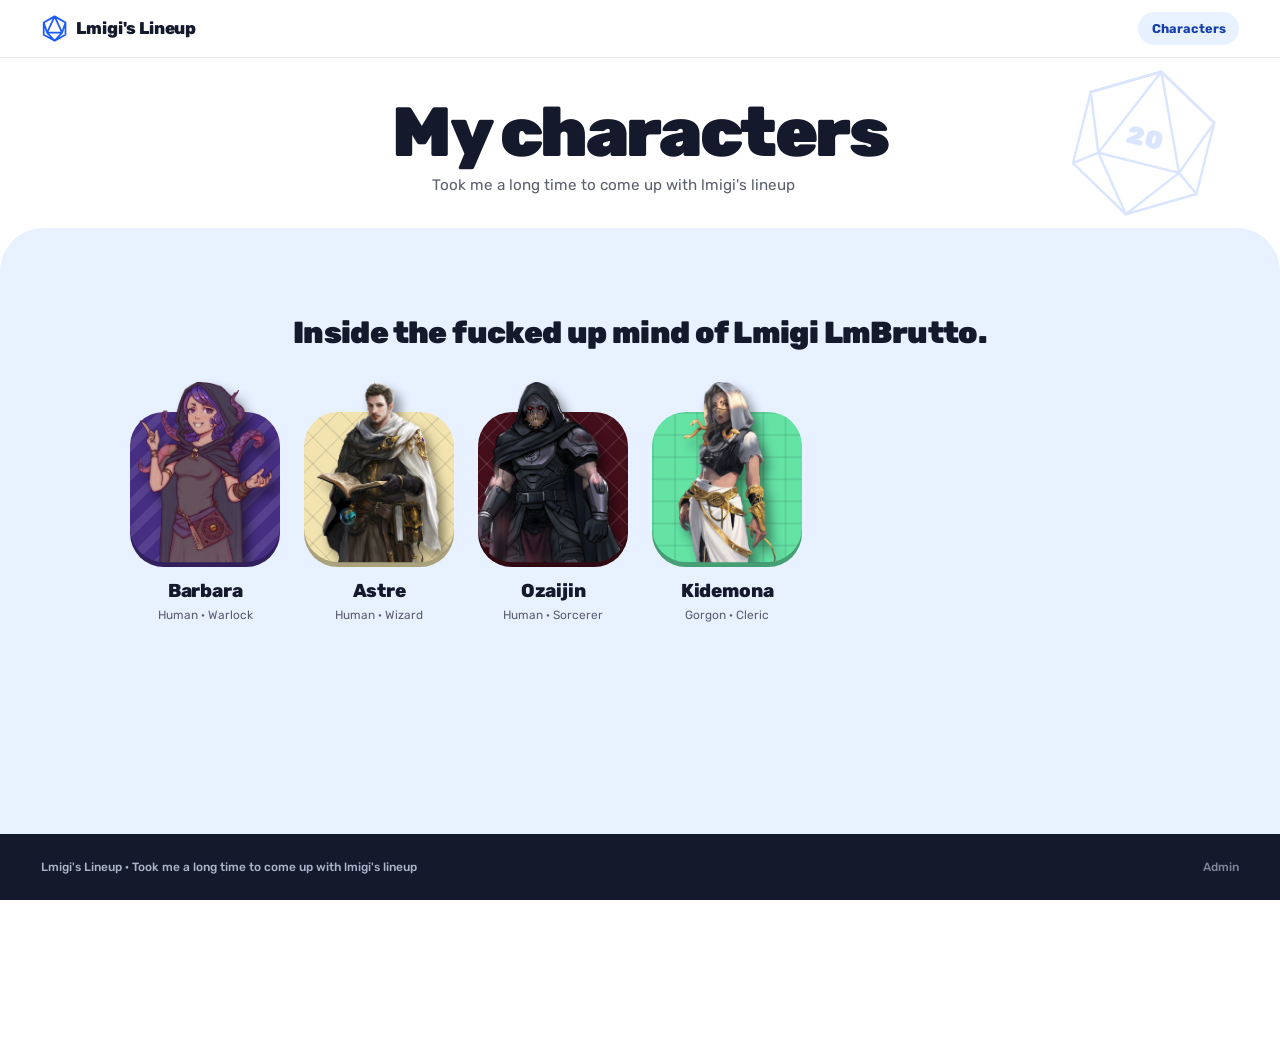
<file: index.html>
<!doctype html>
<html lang="en">
<head>
  <meta charset="utf-8">
  <meta name="viewport" content="width=device-width, initial-scale=1">
  <title>Characters</title>
  <meta name="description" content="Meet the characters of our D&D campaign.">
  <link rel="preconnect" href="https://fonts.googleapis.com">
  <link rel="preconnect" href="https://fonts.gstatic.com" crossorigin>
  <link id="font-link" href="https://fonts.googleapis.com/css2?family=Rubik:ital,wght@0,400;0,500;0,700;0,800;0,900;1,400&display=swap" rel="stylesheet">
  <link rel="stylesheet" href="css/style.css?v=202611172204">
</head>
<body>
  <header class="topbar">
    <a href="#" class="logo" id="logo">
      <svg class="logo-die" viewBox="0 0 40 40" aria-hidden="true"><path d="M20 2 36 11v18L20 38 4 29V11Z M20 2 9 26h22Z M4 11l5 15M36 11l-5 15M9 26l11 12 11-12" fill="none" stroke="currentColor" stroke-width="2.6" stroke-linejoin="round"/></svg>
      <span id="logo-text"></span>
    </a>
    <nav class="topnav">
      <a href="#" class="is-active">Characters</a>
    </nav>
  </header>

  <main>
    <!-- Hero -->
    <section class="hero" id="hero">
      <div class="hero-inner">
        <h1 class="hero-title" id="hero-title">Characters</h1>
        <p class="hero-intro" id="intro"></p>
        <a class="btn" href="#browse" id="browse-btn">Browse characters</a>
      </div>
      <svg class="hero-art" viewBox="0 0 400 400" aria-hidden="true">
        <g fill="none" stroke="currentColor" stroke-width="6" stroke-linejoin="round" stroke-linecap="round">
          <path d="M200 20 356 110v180L200 380 44 290V110Z"/>
          <path d="M200 20 98 250h204Z"/>
          <path d="M44 110l54 140M356 110l-54 140M98 250l102 130 102-130M44 290l54-40M356 290l-54-40"/>
          <path d="M200 20 44 110M200 20l156 90"/>
        </g>
        <text x="200" y="208" text-anchor="middle" font-family="Rubik, sans-serif" font-weight="900" font-size="62" fill="currentColor">20</text>
      </svg>
    </section>

    <!-- Character browser -->
    <section class="browse" id="browse" aria-labelledby="browse-heading">
      <h2 class="browse-heading" id="browse-heading">Meet the party</h2>
      <nav class="folder-tabs" id="folder-tabs" aria-label="Folders" hidden></nav>
      <div id="card-groups"></div>
    </section>
  </main>

  <footer class="footer">
    <span id="footer-title"></span>
    <a href="admin.html">Admin</a>
  </footer>

  <!-- Character detail (opens over the page) -->
  <div class="detail" id="detail" role="dialog" aria-modal="true" aria-labelledby="d-name" hidden>
    <div class="detail-bg" id="detail-bg" aria-hidden="true">
      <div class="detail-scene" id="detail-scene"></div>
      <div class="detail-word" id="detail-word"></div>
    </div>
    <button class="round-btn close-btn" id="close-btn" aria-label="Close">
      <svg viewBox="0 0 24 24" aria-hidden="true"><path d="M6 6l12 12M18 6 6 18" stroke="currentColor" stroke-width="3" stroke-linecap="round"/></svg>
    </button>
    <div class="detail-scroll" id="detail-scroll">
      <div class="detail-grid">
        <div class="detail-text" id="detail-text"></div>
        <div class="detail-figure"><div class="figure-holder" id="figure"></div></div>
      </div>
    </div>
    <nav class="detail-nav" aria-label="Other characters">
      <a class="nav-arrow prev" id="prev"><span class="round-btn"><svg viewBox="0 0 24 24" aria-hidden="true"><path d="M15 5l-7 7 7 7" fill="none" stroke="currentColor" stroke-width="3" stroke-linecap="round" stroke-linejoin="round"/></svg></span><span class="nav-label"><small>Previous</small><b></b></span></a>
      <a class="nav-arrow next" id="next"><span class="nav-label"><small>Next</small><b></b></span><span class="round-btn"><svg viewBox="0 0 24 24" aria-hidden="true"><path d="M9 5l7 7-7 7" fill="none" stroke="currentColor" stroke-width="3" stroke-linecap="round" stroke-linejoin="round"/></svg></span></a>
    </nav>
  </div>

  <script src="js/shared.js?v=202611172204"></script>
  <script src="js/app.js?v=202611172204"></script>
</body>
</html>
</file>
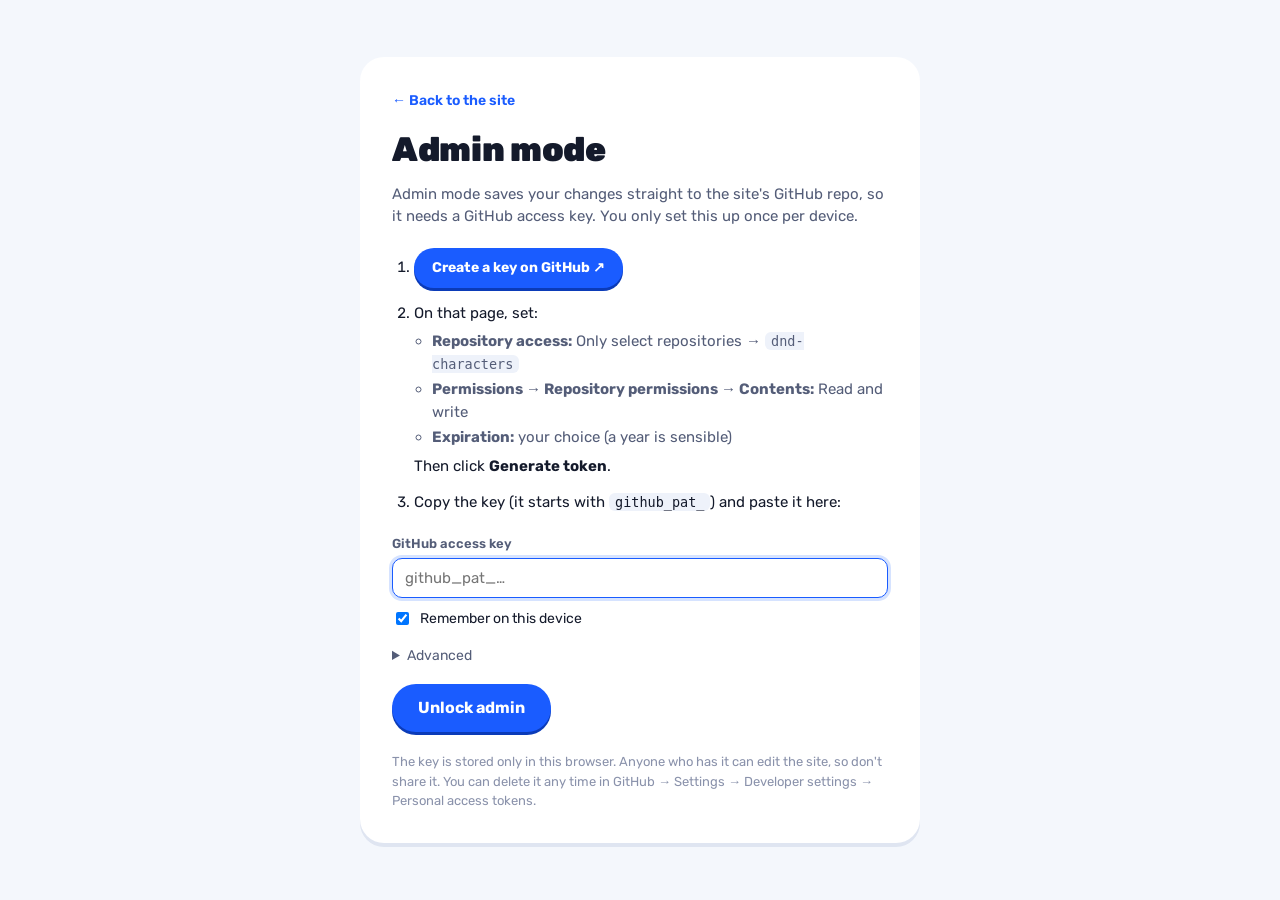
<file: admin.html>
<!doctype html>
<html lang="en">
<head>
  <meta charset="utf-8">
  <meta name="viewport" content="width=device-width, initial-scale=1">
  <meta name="robots" content="noindex, nofollow">
  <title>Admin · Characters</title>
  <link rel="preconnect" href="https://fonts.googleapis.com">
  <link rel="preconnect" href="https://fonts.gstatic.com" crossorigin>
  <link href="https://fonts.googleapis.com/css2?family=Rubik:wght@400;500;600;700;800;900&display=swap" rel="stylesheet">
  <link rel="stylesheet" href="css/admin.css?v=202611172204">
</head>
<body>

  <!-- Sign in -->
  <section class="signin" id="signin" hidden>
    <div class="signin-card">
      <a class="back" href="./">← Back to the site</a>
      <h1>Admin mode</h1>
      <p class="lead">Admin mode saves your changes straight to the site's GitHub repo, so it needs a GitHub access key. You only set this up once per device.</p>

      <ol class="steps">
        <li>
          <a class="btn primary" id="token-link" target="_blank" rel="noopener">Create a key on GitHub ↗</a>
        </li>
        <li>On that page, set:
          <ul>
            <li><b>Repository access:</b> Only select repositories → <code id="repo-name-hint">dnd-characters</code></li>
            <li><b>Permissions → Repository permissions → Contents:</b> Read and write</li>
            <li><b>Expiration:</b> your choice (a year is sensible)</li>
          </ul>
          Then click <b>Generate token</b>.
        </li>
        <li>Copy the key (it starts with <code>github_pat_</code>) and paste it here:</li>
      </ol>

      <form id="signin-form" autocomplete="off">
        <label class="field">
          <span>GitHub access key</span>
          <input type="password" id="token-input" placeholder="github_pat_…" spellcheck="false" required>
        </label>
        <label class="check"><input type="checkbox" id="remember" checked> Remember on this device</label>
        <details class="advanced">
          <summary>Advanced</summary>
          <label class="field"><span>Repository</span><input type="text" id="repo-input" spellcheck="false"></label>
        </details>
        <button class="btn primary big" type="submit" id="signin-btn">Unlock admin</button>
        <p class="error" id="signin-error" hidden></p>
      </form>
      <p class="fineprint">The key is stored only in this browser. Anyone who has it can edit the site, so don't share it. You can delete it any time in GitHub → Settings → Developer settings → Personal access tokens.</p>
    </div>
  </section>

  <!-- Loading -->
  <div class="loading" id="loading"><div class="spinner"></div><p>Loading…</p></div>

  <!-- App -->
  <div class="app" id="app" hidden>
    <header class="bar">
      <div class="bar-left">
        <a href="./" class="bar-link" target="_blank" rel="noopener">View site ↗</a>
        <span class="bar-title">Admin</span>
      </div>
      <div class="bar-right">
        <span class="status" id="status"></span>
        <button class="btn ghost" id="btn-discard" hidden>Discard</button>
        <button class="btn ghost only-narrow" id="btn-preview">Preview</button>
        <button class="btn primary" id="btn-publish" disabled>Publish</button>
        <button class="icon-btn" id="btn-signout" title="Sign out of admin on this device" aria-label="Sign out">
          <svg viewBox="0 0 24 24" aria-hidden="true"><path d="M15 4h3a2 2 0 0 1 2 2v12a2 2 0 0 1-2 2h-3M10 17l5-5-5-5M15 12H4" fill="none" stroke="currentColor" stroke-width="2" stroke-linecap="round" stroke-linejoin="round"/></svg>
        </button>
      </div>
    </header>

    <div class="layout">
      <aside class="side">
        <button class="nav-item" data-view="site" id="nav-site">
          <svg viewBox="0 0 24 24" aria-hidden="true"><path d="M12 3a9 9 0 1 0 0 18c1 0 1.5-.8 1.5-1.6 0-.9-.6-1.3-.6-2.1 0-.9.7-1.6 1.6-1.6H17a4 4 0 0 0 4-4C21 6.6 17 3 12 3Z" fill="none" stroke="currentColor" stroke-width="2"/><circle cx="7.5" cy="11" r="1.4" fill="currentColor"/><circle cx="10" cy="7" r="1.4" fill="currentColor"/><circle cx="15" cy="7" r="1.4" fill="currentColor"/></svg>
          Site &amp; style
        </button>
        <button class="nav-item" data-view="arrange" id="nav-arrange">
          <svg viewBox="0 0 24 24" aria-hidden="true"><rect x="3" y="3" width="7" height="7" rx="2" fill="none" stroke="currentColor" stroke-width="2"/><rect x="14" y="3" width="7" height="7" rx="2" fill="none" stroke="currentColor" stroke-width="2"/><rect x="3" y="14" width="7" height="7" rx="2" fill="none" stroke="currentColor" stroke-width="2"/><path d="M14 17.5h7M17.5 14v7" stroke="currentColor" stroke-width="2" stroke-linecap="round"/></svg>
          Arrange characters
        </button>
        <div class="side-head">
          <span>Characters</span>
          <button class="mini-btn" id="btn-new">+ New</button>
        </div>
        <ul class="char-list" id="char-list"></ul>
        <button class="nav-item import" data-view="import" id="nav-import">
          <svg viewBox="0 0 24 24" aria-hidden="true"><path d="M12 3v12M7 10l5 5 5-5M5 21h14" fill="none" stroke="currentColor" stroke-width="2" stroke-linecap="round" stroke-linejoin="round"/></svg>
          Import from D&amp;D Beyond
        </button>
      </aside>

      <main class="editor" id="editor"></main>

      <section class="preview" id="preview-pane">
        <div class="preview-bar">
          <span>Live preview</span>
          <div class="seg" id="device-seg">
            <button data-device="desktop" class="on">Desktop</button>
            <button data-device="phone">Phone</button>
          </div>
          <button class="icon-btn only-narrow" id="btn-preview-close" aria-label="Close preview">✕</button>
        </div>
        <div class="preview-frame" id="preview-frame">
          <iframe id="preview" title="Live preview of the site" src="index.html?preview"></iframe>
        </div>
      </section>
    </div>
  </div>

  <div class="toast" id="toast" role="status" aria-live="polite"></div>

  <script src="js/shared.js?v=202611172204"></script>
  <script src="js/ddb-import.js?v=202611172204"></script>
  <script src="js/admin.js?v=202611172204"></script>
</body>
</html>
</file>
<file: css/style.css>
/* ------------------------------------------------------------
   Characters — stylesheet
   Defaults live here. Admin mode (admin.html) overrides colours,
   fonts, zoom and card style through data/site.json.
   ------------------------------------------------------------ */
:root {
  --brand: #1a5cff;          /* site accent: buttons, header details */
  --brand-dark: #0b3bb8;
  --ink: #141a2b;            /* main text */
  --ink-2: #4b5470;
  --sky: #e8f1ff;            /* browse section background */
  --white: #ffffff;
  --page: #ffffff;           /* page background */
  --card-size: 240px;        /* card width */
  --card-radius: 28px;
  --hero-image: none;
  --browse-image: none;
  --c: #1a5cff;              /* current character colour (set by app.js) */
  --on-c: #ffffff;           /* text colour on top of it (set by app.js) */

  --font: "Rubik", "Arial Rounded MT Bold", "Helvetica Neue", Arial, sans-serif;
  --font-head: var(--font);
  --spring: cubic-bezier(.34, 1.56, .64, 1);
  --ease: cubic-bezier(.22, 1, .36, 1);
  --gutter: clamp(16px, 4vw, 48px);
}

* { box-sizing: border-box; }
html { scroll-behavior: smooth; -webkit-text-size-adjust: 100%; }
body {
  margin: 0; background: var(--page); color: var(--ink);
  font-family: var(--font); font-size: 17px; line-height: 1.55;
  -webkit-font-smoothing: antialiased;
  min-height: calc(100vh / var(--zoom, 1)); display: flex; flex-direction: column;
}
main { flex: 1; display: flex; flex-direction: column; }
main > .browse { flex: 1; }
body.is-locked { overflow: hidden; }
a { color: inherit; text-decoration: none; }
img { display: block; max-width: 100%; }
button { font: inherit; color: inherit; }
[hidden] { display: none !important; }

/* ---------- Top bar ---------- */
.topbar {
  position: sticky; top: 0; z-index: 20;
  display: flex; align-items: center; justify-content: space-between;
  height: 68px; padding: 0 var(--gutter);
  background: var(--page); border-bottom: 1px solid color-mix(in srgb, var(--ink) 10%, transparent);
}
.logo { display: inline-flex; align-items: center; gap: 10px; font-family: var(--font-head); font-weight: 800; font-size: 20px; letter-spacing: -.01em; }
.logo-die { width: 32px; height: 32px; color: var(--brand); transition: transform .6s var(--spring); }
.logo:hover .logo-die { transform: rotate(72deg); }
.topnav { display: flex; gap: 6px; }
.topnav a { font-weight: 700; font-size: 15px; padding: 8px 16px; border-radius: 999px; }
.topnav a.is-active { background: var(--sky); color: var(--brand-dark); }

/* ---------- Hero ---------- */
.hero {
  position: relative; overflow: hidden;
  padding: clamp(48px, 8vw, 104px) var(--gutter) clamp(56px, 8vw, 110px);
  display: flex; align-items: center; justify-content: var(--hero-justify, flex-start);
  background-image: var(--hero-image); background-size: cover; background-position: center;
}
.hero.has-image .hero-art { display: none; }
.hero-inner { position: relative; z-index: 1; max-width: 640px; text-align: var(--hero-align, left); }
.hero-inner .hero-intro { margin-left: var(--hero-intro-ml, 0); margin-right: var(--hero-intro-mr, 0); }
.hero-title {
  margin: 0; font-family: var(--font-head); font-weight: 900; letter-spacing: -.035em; line-height: .9;
  font-size: clamp(64px, 12vw, 148px); color: var(--ink);
  animation: pop-up .8s var(--spring) both;
}
.hero-intro { margin: 22px 0 32px; font-size: clamp(18px, 1.6vw, 21px); color: var(--ink-2); max-width: 520px; animation: pop-up .8s .08s var(--spring) both; }
.btn {
  display: inline-flex; align-items: center; gap: 10px;
  padding: 16px 30px; border-radius: 999px;
  background: var(--brand); color: var(--white); font-weight: 700; font-size: 17px;
  box-shadow: 0 5px 0 var(--brand-dark);
  transition: transform .15s ease, box-shadow .15s ease, background .2s;
  animation: pop-up .8s .16s var(--spring) both;
}
.btn::after { content: ""; width: 9px; height: 9px; border: solid currentColor; border-width: 0 3px 3px 0; transform: rotate(45deg) translate(-2px, -2px); }
.btn:hover { transform: translateY(-2px); box-shadow: 0 7px 0 var(--brand-dark); }
.btn:active { transform: translateY(4px); box-shadow: 0 1px 0 var(--brand-dark); }
.hero-art {
  position: absolute; right: clamp(-120px, -4vw, 0px); top: 50%;
  width: clamp(280px, 38vw, 520px); height: auto; color: color-mix(in srgb, var(--brand) 16%, var(--page));
  transform: translateY(-50%) rotate(14deg);
  animation: die-in 1.1s .1s var(--spring) both;
}
@keyframes die-in { from { opacity: 0; transform: translateY(-50%) rotate(-40deg) scale(.6); } to { opacity: 1; transform: translateY(-50%) rotate(14deg); } }

html[data-hero="compact"] .hero { padding: clamp(28px, 4vw, 52px) var(--gutter) clamp(22px, 3vw, 36px); min-height: 0; }
html[data-hero="compact"] .hero-title { font-size: clamp(40px, 6.4vw, 84px); }
html[data-hero="compact"] .hero-intro { margin: 12px 0 0; font-size: clamp(16px, 1.4vw, 19px); }
html[data-hero="compact"] .hero-intro:empty { display: none; }
html[data-hero="compact"] #browse-btn { display: none; }
html[data-hero="compact"] .hero-art { width: clamp(130px, 15vw, 210px); right: clamp(16px, 5vw, 80px); }
html[data-hero="compact"] .browse { padding-top: var(--browse-pad-top, clamp(36px, 4.5vw, 60px)); }
.browse { padding-top: var(--browse-pad-top, clamp(48px, 7vw, 88px)) !important; }
html[data-hero="compact"] .browse-heading { margin-bottom: clamp(44px, 5vw, 72px); font-size: clamp(24px, 2.8vw, 36px); }

/* ---------- Browse ---------- */
.browse {
  background-color: var(--sky);
  background-image: var(--browse-image); background-size: cover; background-position: center; background-attachment: fixed;
  padding: clamp(48px, 7vw, 88px) var(--gutter) clamp(72px, 9vw, 120px);
  border-radius: clamp(28px, 4vw, 56px) clamp(28px, 4vw, 56px) 0 0;
  scroll-margin-top: 68px;
}
.browse-heading { max-width: var(--grid-max, 1240px); margin: 0 var(--gm-r, auto) clamp(48px, 6vw, 72px) var(--gm-l, auto); font-family: var(--font-head); font-weight: 900; font-size: clamp(32px, 4vw, 48px); letter-spacing: -.02em; text-align: var(--head-align, center); }
.cards {
  list-style: none; margin: 0 var(--gm-r, auto) 0 var(--gm-l, auto); padding: 0; max-width: var(--grid-max, 1240px);
  display: grid; grid-template-columns: repeat(auto-fit, minmax(min(var(--card-size), 42vw), var(--card-size))); justify-content: var(--grid-justify, center);
  gap: var(--gap-y, clamp(56px, 6vw, 80px)) var(--gap-x, clamp(18px, 2.4vw, 32px));
}
.browse-heading:empty { display: none; }

/* folders */
.folder-tabs { display: flex; flex-wrap: wrap; justify-content: var(--grid-justify, center); gap: 10px; margin: 0 var(--gm-r, auto) clamp(56px, 6vw, 76px) var(--gm-l, auto); max-width: var(--grid-max, 1240px); }
.folder-tab {
  display: inline-flex; align-items: center; gap: 8px; height: 44px; padding: 0 20px; border: 0; border-radius: 999px; cursor: pointer;
  background: var(--white); color: var(--ink); font-family: var(--font-head); font-weight: 800; font-size: 16px;
  box-shadow: 0 4px 0 color-mix(in srgb, var(--ink) 12%, transparent);
  transition: transform .3s var(--spring), background .2s, color .2s, box-shadow .2s;
}
.folder-tab small { font-family: var(--font); font-weight: 700; font-size: 12px; min-width: 22px; padding: 2px 7px; border-radius: 999px; background: color-mix(in srgb, var(--ink) 8%, transparent); }
.folder-tab:hover { transform: translateY(-2px); }
.folder-tab.on { background: var(--brand); color: #fff; box-shadow: 0 4px 0 var(--brand-dark); }
.folder-tab.on small { background: rgba(255,255,255,.22); }
.folder-section + .folder-section { margin-top: clamp(64px, 7vw, 96px); }
.folder-title { max-width: var(--grid-max, 1240px); margin: 0 var(--gm-r, auto) clamp(56px, 6vw, 72px) var(--gm-l, auto); text-align: var(--head-align, center); font-family: var(--font-head); font-weight: 900; font-size: clamp(24px, 2.6vw, 34px); letter-spacing: -.015em; }
.folder-title small { display: block; font-family: var(--font); font-weight: 600; font-size: 14px; letter-spacing: 0; color: var(--ink-2); margin-top: 2px; }
.empty-folder { text-align: center; color: var(--ink-2); padding: 40px 0; }

.cards > li { animation: pop-up .7s var(--spring) both; animation-delay: calc(var(--i) * 70ms + 150ms); }
/* how cards appear on the home page — admin: Site & style → Animations */
html[data-card-enter="fade"]  .cards > li { animation-name: fade-in; animation-duration: .8s; animation-timing-function: ease; }
html[data-card-enter="drop"]  .cards > li { animation-name: card-drop; animation-duration: .8s; }
html[data-card-enter="slide"] .cards > li { animation-name: card-slide; animation-duration: .7s; }
html[data-card-enter="zoom"]  .cards > li { animation-name: card-zoom; animation-duration: .6s; }
html[data-card-enter="flip"]  .cards > li { animation-name: enter-flip; animation-duration: .8s; animation-timing-function: var(--ease); }
html[data-card-enter="none"]  .cards > li { animation: none; }
@keyframes card-drop  { from { opacity: 0; transform: translateY(-60px) rotate(-3deg); } to { opacity: 1; transform: none; } }
@keyframes card-slide { from { opacity: 0; transform: translateX(-50px); } to { opacity: 1; transform: none; } }
@keyframes card-zoom  { from { opacity: 0; transform: scale(.5); } to { opacity: 1; transform: none; } }

.card { display: block; text-align: center; outline: none; }
.card-box {
  position: relative; display: block; aspect-ratio: 1 / 1;
  border-radius: var(--card-radius); background: var(--c);
  box-shadow: 0 6px 0 color-mix(in srgb, var(--c) 70%, #000);
  transition: transform .4s var(--spring), box-shadow .4s var(--spring);
}
/* ---------- Patterns (on cards and character pages) ----------
   Each element with data-pattern defines --pat / --pat-size using its own --on-c colour. */
.card[data-pattern], .detail[data-pattern] { --pk: color-mix(in srgb, var(--on-c) 16%, transparent); --pk2: color-mix(in srgb, var(--on-c) 9%, transparent); }
[data-pattern="dots"]     { --pat: radial-gradient(var(--pk) 2.2px, transparent 2.6px); --pat-size: 22px 22px; }
[data-pattern="grid"]     { --pat: linear-gradient(var(--pk2) 2px, transparent 2px), linear-gradient(90deg, var(--pk2) 2px, transparent 2px); --pat-size: 26px 26px; }
[data-pattern="stripes"]  { --pat: repeating-linear-gradient(-45deg, var(--pk2) 0 10px, transparent 10px 24px); }
[data-pattern="diamonds"] { --pat: repeating-linear-gradient(45deg, var(--pk2) 0 2px, transparent 2px 22px), repeating-linear-gradient(-45deg, var(--pk2) 0 2px, transparent 2px 22px); }
[data-pattern="checks"]   { --pat: repeating-conic-gradient(var(--pk2) 0 25%, transparent 0 50%); --pat-size: 34px 34px; }
[data-pattern="sparkles"] {
  --pat: radial-gradient(circle at 18% 22%, var(--pk) 1.6px, transparent 2.6px), radial-gradient(circle at 72% 12%, var(--pk) 1px, transparent 2px),
         radial-gradient(circle at 46% 64%, var(--pk) 2.2px, transparent 3.2px), radial-gradient(circle at 86% 58%, var(--pk) 1.2px, transparent 2.2px),
         radial-gradient(circle at 12% 84%, var(--pk) 1px, transparent 2px), radial-gradient(circle at 62% 90%, var(--pk) 1.4px, transparent 2.4px),
         radial-gradient(circle at 34% 40%, var(--pk2) 1px, transparent 1.8px);
  --pat-size: 130px 130px;
}
[data-pattern="waves"]    { --pat: radial-gradient(circle at 50% 0, transparent 9px, var(--pk2) 10px 12px, transparent 13px); --pat-size: 28px 16px; }
[data-pattern="none"]     { --pat: none; }

/* pattern clipped to the card; the character is allowed to burst out of the top */
.card-box::before {
  content: ""; position: absolute; inset: 0; border-radius: inherit; pointer-events: none;
  background-image: var(--pat, none); background-size: var(--pat-size, auto);
}

/* ---------- Pop-out effects on the art (drop shadow + glow/outline), built in js/shared.js ---------- */
.card-figure img { filter: var(--fx, none); transition: filter .45s var(--spring); }
.card:hover .card-figure img, .card:focus-visible .card-figure img { filter: var(--fx-hover, var(--fx, none)); }
.card-clip {
  position: absolute; inset: 0; pointer-events: none;
  clip-path: inset(-60% 0 0 0 round 0 0 var(--card-radius) var(--card-radius));   /* clipped at sides & bottom, free at the top; doesn't move on hover */
}
.card-figure {
  position: absolute; left: 0; right: 0; bottom: -14%; top: -20%;
  display: flex; justify-content: center; align-items: flex-end;
  transform-origin: 50% 100%;
  transition: transform .45s var(--spring);
}
.card-figure img { height: 100%; width: auto; max-width: none; object-fit: contain; object-position: bottom; }
.card-name { display: block; margin-top: 22px; font-family: var(--font-head); font-weight: 800; font-size: 22px; line-height: 1.15; letter-spacing: -.01em; transition: color .2s; }
.card-sub { display: block; margin-top: 4px; font-size: 14px; color: var(--ink-2); }
html[data-card-sub="off"] .card-sub { display: none; }
.card { text-align: var(--card-text-align, center); }
@media (min-width: 601px) {
  html[data-per-row] .cards { grid-template-columns: repeat(var(--per-row), minmax(0, var(--card-size))); }
}

.card:hover .card-box, .card:focus-visible .card-box { transform: translateY(-8px); box-shadow: 0 14px 0 color-mix(in srgb, var(--c) 70%, #000); }
.card:hover .card-figure, .card:focus-visible .card-figure { animation: hop .6s var(--spring) both; }
.card:hover .card-name, .card:focus-visible .card-name { color: color-mix(in srgb, var(--c) 80%, #000); }
.card:focus-visible .card-box { outline: 4px solid var(--brand); outline-offset: 6px; }
.card:active .card-box { transform: translateY(0) scale(.97); box-shadow: 0 3px 0 color-mix(in srgb, var(--c) 70%, #000); transition-duration: .1s; }

@keyframes hop {
  0%   { transform: none; }
  35%  { transform: translateY(-7%) scale(1.05, .97); }
  60%  { transform: translateY(-4%) scale(1.04, 1.04) rotate(-1.5deg); }
  100% { transform: translateY(-4%) scale(1.06) rotate(0); }
}

/* stand-in until artwork is added */
.ph {
  position: absolute; inset: 20% 0 12%; display: flex; flex-direction: column; align-items: center; justify-content: center;
  color: var(--on-c); font-family: var(--font-head); font-weight: 900; letter-spacing: -.04em; line-height: 1;
  font-size: clamp(64px, 7vw, 96px);
}
.ph small { margin-top: 10px; font-size: 12px; font-weight: 700; letter-spacing: .12em; text-transform: uppercase; opacity: .7; }

/* ---------- Footer ---------- */
.footer a { color: inherit; opacity: .7; }
.footer a:hover { opacity: 1; text-decoration: underline; }
.footer {
  display: flex; justify-content: space-between; gap: 12px; flex-wrap: wrap;
  padding: 28px var(--gutter); background: var(--ink); color: #aab3cc; font-size: 14px; font-weight: 500;
}

/* ============================================================
   Character detail
   ============================================================ */
.detail { position: fixed; inset: 0; z-index: 50; color: var(--on-c); }
.detail-bg {
  position: absolute; inset: 0; overflow: hidden;
  background-color: var(--c);
  background-image: var(--pat, none); background-size: var(--pat-size, auto);
  transition: background-color .5s ease;
}
.detail-scene { position: absolute; inset: 0; background-size: cover; background-position: center; opacity: 0; transition: opacity .6s; }
.detail-scene.has-img { opacity: 1; }
.detail-scene.has-img::after { content: ""; position: absolute; inset: 0; background: linear-gradient(90deg, var(--c) 0%, color-mix(in srgb, var(--c) 85%, transparent) 38%, transparent 70%); }
.detail-word {
  position: absolute; right: -2vw; bottom: -4vw; white-space: nowrap;
  font-weight: 900; font-size: clamp(140px, 22vw, 360px); line-height: .8; letter-spacing: -.05em;
  color: color-mix(in srgb, var(--on-c) 9%, transparent);
  pointer-events: none; user-select: none;
}

.detail-scroll { position: absolute; inset: 0; overflow-x: hidden; overflow-y: auto; overscroll-behavior: contain; }
.detail-grid {
  display: grid; grid-template-columns: minmax(0, 1fr) minmax(0, 1fr);
  min-height: 100%; max-width: 1440px; margin: 0 auto;
  padding: 0 clamp(16px, 7vw, 120px); column-gap: clamp(20px, 3vw, 48px);
}
.detail-text { position: relative; z-index: 2; padding: clamp(84px, 9vw, 120px) 0 150px; max-width: 600px; }
.detail-figure { position: relative; }
.figure-holder {
  position: sticky; top: 0; height: calc(100vh / var(--zoom, 1));
  display: flex; align-items: flex-end; justify-content: center;
  padding-top: 60px; pointer-events: none;
}
.art-pos { position: relative; display: flex; align-items: flex-end; justify-content: center; height: 100%; max-width: 100%; }
.art-pos > * { transform-origin: 50% 100%; }
.figure-holder img { max-height: 100%; width: auto; max-width: 100%; object-fit: contain; object-position: bottom; filter: var(--fx-page, drop-shadow(0 18px 30px rgba(0,0,0,.25))); }
.figure-holder .ph { position: static; inset: auto; height: 100%; font-size: clamp(160px, 20vw, 300px); padding-bottom: 12vh; }
.figure-holder .ph small { font-size: 14px; }

/* round buttons */
.round-btn {
  display: inline-grid; place-items: center; flex: none;
  width: 56px; height: 56px; border-radius: 50%; border: 0; cursor: pointer;
  background: var(--white); color: var(--ink);
  box-shadow: 0 4px 0 rgba(0,0,0,.18);
  transition: transform .3s var(--spring), box-shadow .2s;
}
.round-btn svg { width: 24px; height: 24px; }
.close-btn { position: absolute; z-index: 5; top: 20px; right: 20px; }
.close-btn:hover { transform: rotate(90deg) scale(1.06); }
.round-btn:focus:not(:focus-visible), .nav-arrow:focus:not(:focus-visible) { outline: none; }
.round-btn:focus-visible, .nav-arrow:focus-visible .round-btn { outline: 3px solid var(--on-c); outline-offset: 3px; }
.round-btn:active { transform: translateY(3px); box-shadow: 0 1px 0 rgba(0,0,0,.18); }

.detail-nav {
  position: absolute; z-index: 5; left: 0; right: 0; top: 50%;
  display: flex; justify-content: space-between; align-items: center;
  padding: 0 20px; pointer-events: none; transform: translateY(-50%);
}
.nav-arrow { position: relative; display: inline-flex; align-items: center; pointer-events: auto; cursor: pointer; }
.nav-label {
  position: absolute; top: calc(100% + 10px); white-space: nowrap;
  display: flex; flex-direction: column; line-height: 1.15; padding: 8px 14px; border-radius: 14px;
  background: var(--ink); color: var(--white);
  opacity: 0; transform: translateY(-6px); transition: opacity .2s, transform .3s var(--spring); pointer-events: none;
}
.nav-arrow.prev .nav-label { left: 0; }
.nav-arrow.next .nav-label { right: 0; }
.nav-arrow:hover .nav-label, .nav-arrow:focus-visible .nav-label { opacity: 1; transform: none; }
.nav-arrow.next .nav-label { text-align: right; }
.nav-label small { font-size: 12px; font-weight: 700; letter-spacing: .1em; text-transform: uppercase; opacity: .75; }
.nav-label b { font-weight: 800; font-size: 17px; }
.nav-arrow:hover .round-btn { transform: scale(1.1); }
.nav-arrow.prev:hover .round-btn { transform: translateX(-4px) scale(1.08); }
.nav-arrow.next:hover .round-btn { transform: translateX(4px) scale(1.08); }

/* text */
.d-player { display: inline-block; margin: 0 0 18px; padding: 6px 14px; border-radius: 999px; font-size: 13px; font-weight: 700; letter-spacing: .08em; text-transform: uppercase; background: color-mix(in srgb, var(--on-c) 16%, transparent); }
.d-name { margin: 0; font-family: var(--font-head); font-weight: 900; font-size: clamp(44px, 7vw, 108px); overflow-wrap: anywhere; hyphens: auto; line-height: .9; letter-spacing: -.04em; }
.d-epithet { margin: 14px 0 0; font-size: clamp(20px, 2vw, 26px); font-weight: 500; opacity: .9; }
.d-chips { list-style: none; margin: 24px 0 0; padding: 0; display: flex; flex-wrap: wrap; gap: 8px; }
.d-chips li { padding: 8px 16px; border-radius: 999px; background: var(--white); color: color-mix(in srgb, var(--c) 75%, #000); font-weight: 700; font-size: 15px; }
.d-quote { margin: 30px 0 0; font-size: clamp(22px, 2.2vw, 28px); font-weight: 700; line-height: 1.25; letter-spacing: -.01em; }
.d-bio { margin-top: 22px; }
.d-bio p { margin: 0 0 1em; font-size: 18px; line-height: 1.65; }
.d-bio h3, .d-bio h4 { font-family: var(--font-head); font-weight: 900; letter-spacing: -.015em; line-height: 1.15; margin: 1.4em 0 .5em; }
.d-bio h3 { font-size: clamp(24px, 2.2vw, 30px); }
.d-bio h4 { font-size: clamp(19px, 1.6vw, 22px); opacity: .9; }
.d-bio > :first-child { margin-top: 0; }
.d-bio ul { margin: 0 0 1em; padding-left: 1.2em; font-size: 18px; line-height: 1.6; }
.d-bio li { margin: .25em 0; }
.d-bio blockquote { margin: 1.2em 0; padding: 4px 0 4px 18px; border-left: 4px solid color-mix(in srgb, var(--on-c) 55%, transparent); font-size: 20px; font-weight: 600; font-style: italic; line-height: 1.45; }
.d-bio strong, .panel strong { font-weight: 800; }
.panel p + p { margin-top: .6em; }

.d-body { margin-top: 28px; }
.d-body > * + * { margin-top: 28px; }
.d-desc > :first-child { margin-top: 0; }
.d-body.pos-beside { display: grid; grid-template-columns: minmax(0, 1fr) minmax(0, 1fr); gap: 24px; align-items: start; }
.d-body.pos-beside > * + * { margin-top: 0; }
.detail.pos-beside .detail-grid { grid-template-columns: minmax(0, 1.55fr) minmax(0, 1fr); }
.detail.pos-beside .detail-text { max-width: none; }
.d-body.pos-beside .facts { grid-template-columns: 1fr; }
.d-body.pos-beside .stats { grid-template-columns: repeat(3, minmax(0, 1fr)); }

.panel {
  padding: 26px 26px 28px; border-radius: 24px;
  background: var(--white); color: var(--ink);
  box-shadow: 0 6px 0 rgba(0,0,0,.14);
}
.panel h3 { margin: 0 0 14px; font-weight: 800; font-size: 20px; letter-spacing: -.01em; color: color-mix(in srgb, var(--c) 70%, #000); }
.panel h3:not(:first-child) { margin-top: 28px; }
.facts { margin: 0; display: grid; grid-template-columns: repeat(2, minmax(0, 1fr)); gap: 8px; }
.facts div { padding: 10px 14px; border-radius: 14px; background: color-mix(in srgb, var(--c) 9%, #fff); }
.facts dt { font-size: 12px; font-weight: 700; letter-spacing: .06em; text-transform: uppercase; color: var(--ink-2); }
.facts dd { margin: 2px 0 0; font-weight: 700; font-size: 16px; line-height: 1.3; }
.stats { list-style: none; margin: 0; padding: 0; display: grid; grid-template-columns: repeat(6, minmax(0, 1fr)); gap: 8px; }
.stats li { text-align: center; padding: 10px 2px; border-radius: 16px; background: color-mix(in srgb, var(--c) 9%, #fff); }
.stats li.is-high { background: var(--c); color: var(--on-c); }
.stats .ab { display: block; font-size: 12px; font-weight: 800; letter-spacing: .08em; opacity: .7; }
.stats .score { display: block; font-size: 28px; font-weight: 900; line-height: 1.15; }
.stats .mod { display: block; font-size: 13px; font-weight: 700; opacity: .75; }
.traits { list-style: none; margin: 0; padding: 0; display: flex; flex-wrap: wrap; gap: 8px; }
.traits li { padding: 8px 14px; border-radius: 999px; border: 2px solid color-mix(in srgb, var(--c) 30%, #fff); font-weight: 500; font-size: 15px; }
.panel p { margin: 0; }

/* Locked: name + details stay put; only the description scrolls (larger screens only) */
@media (min-width: 901px) and (min-height: 560px) {
  .detail.is-locked .detail-scroll { overflow: hidden; }
  .detail.is-locked .detail-grid { height: 100%; min-height: 0; }
  .detail.is-locked .detail-text { height: calc(100vh / var(--zoom, 1)); display: flex; flex-direction: column; padding: clamp(48px, 6vh, 84px) 0 28px; }
  .detail.is-locked .d-head { flex: none; }
  .detail.is-locked .d-body { flex: 1; min-height: 0; display: flex; flex-direction: column; gap: 22px; margin-top: 24px; }
  .detail.is-locked .d-body > * + * { margin-top: 0; }
  .detail.is-locked .d-body .panel { flex: none; max-height: 55%; overflow-y: auto; overscroll-behavior: contain; }
  .detail.is-locked .d-body.pos-below .panel { max-height: 48%; }
  .detail.is-locked .d-desc {
    flex: 1; min-height: 80px; overflow-y: auto; overscroll-behavior: contain; padding: 14px 16px 24px 0; margin: -14px 0 0;
    -webkit-mask-image: linear-gradient(transparent, #000 16px, #000 calc(100% - 32px), transparent);
            mask-image: linear-gradient(transparent, #000 16px, #000 calc(100% - 32px), transparent);
    scrollbar-width: thin; scrollbar-color: color-mix(in srgb, var(--on-c) 40%, transparent) transparent;
  }
  .detail.is-locked .d-body.pos-beside { display: flex; flex-direction: row; align-items: stretch; }
  .detail.is-locked .d-body.pos-beside > * { flex: 1 1 0; min-width: 0; }
  .detail.is-locked .d-body.pos-beside .panel { max-height: none; overflow-y: auto; align-self: flex-start; max-height: 100%; }
  /* name locked, details box scrolls along with the story */
  .detail.is-locked.details-scroll .d-body {
    display: block; overflow-y: auto; overscroll-behavior: contain; padding: 14px 16px 32px 0; margin-top: 10px;
    -webkit-mask-image: linear-gradient(transparent, #000 16px, #000 calc(100% - 32px), transparent);
            mask-image: linear-gradient(transparent, #000 16px, #000 calc(100% - 32px), transparent);
    scrollbar-width: thin; scrollbar-color: color-mix(in srgb, var(--on-c) 40%, transparent) transparent;
  }
  .detail.is-locked.details-scroll .d-body > * + * { margin-top: 28px; }
  .detail.is-locked.details-scroll .d-body .panel { max-height: none; overflow: visible; }
  .detail.is-locked.details-scroll .d-desc { overflow: visible; -webkit-mask-image: none; mask-image: none; padding: 0; margin: 0; min-height: 0; }
  .detail.is-locked.details-scroll .d-body.pos-beside { display: grid; grid-template-columns: minmax(0, 1fr) minmax(0, 1fr); gap: 24px; align-items: start; }
  .detail.is-locked.details-scroll .d-body.pos-beside > * + * { margin-top: 0; }
  .detail.is-locked .d-name { font-size: clamp(44px, min(7vw, 11vh), 108px); }
}

/* ---------- Opening & switching animations ---------- */
.detail.is-open .detail-bg { animation: bg-in .55s var(--ease) both; }
/* switching character to character: no colour wipe from nothing (that flashed the home page); colours blend instead */
.detail.is-open.is-switch .detail-bg { animation: none; clip-path: none; }
.detail.is-open.is-switch .close-btn, .detail.is-open.is-switch .detail-nav { animation: none; }
.detail-bg { transition: background-color .45s ease; }
.detail-scene { transition: opacity .45s ease; }
.detail.is-swapping .detail-scene { opacity: 0 !important; }
.detail.is-open .d-head > *, .detail.is-open .d-body > * { animation: slide-in .6s var(--ease) both; animation-delay: calc(min(var(--d, 0), 8) * 55ms + 120ms); }
.detail.is-open .detail-word { animation: word-in 1s .2s var(--ease) both; }
.detail.is-open .art-pos > * { animation: char-in .9s .55s var(--spring) both; }
.detail.is-open.is-switch .art-pos > * { animation-delay: .25s; }
/* character entrances — admin: Site & style → Animations (and per character) */
.detail.is-open[data-enter="fade"]  .art-pos > * { animation-name: enter-fade; animation-duration: .9s; animation-timing-function: var(--ease); }
.detail.is-open[data-enter="drop"]  .art-pos > * { animation-name: enter-drop; animation-duration: 1s; animation-timing-function: ease-out; }
.detail.is-open[data-enter="slide"] .art-pos > * { animation-name: enter-slide; animation-duration: .9s; }
.detail.is-open[data-enter="rise"]  .art-pos > * { animation-name: enter-rise; animation-duration: 1.1s; animation-timing-function: var(--ease); }
.detail.is-open[data-enter="zoom"]  .art-pos > * { animation-name: enter-zoom; animation-duration: .8s; }
.detail.is-open[data-enter="spin"]  .art-pos > * { animation-name: enter-spin; animation-duration: 1s; }
.detail.is-open[data-enter="flip"]  .art-pos > * { animation-name: enter-flip; animation-duration: .9s; animation-timing-function: var(--ease); }
.detail.is-open[data-enter="none"]  .art-pos > * { animation: none; }
@keyframes enter-fade  { from { opacity: 0; transform: scale(1.03); } to { opacity: 1; transform: none; } }
@keyframes enter-drop  {
  0% { opacity: 0; transform: translateY(-75%); }
  45% { opacity: 1; transform: translateY(0) scale(1.04, .94); }
  62% { transform: translateY(-5%) scale(.98, 1.03); }
  78% { transform: translateY(0) scale(1.01, .99); }
  100% { opacity: 1; transform: none; }
}
@keyframes enter-slide { 0% { opacity: 0; transform: translateX(45%) rotate(4deg); } 70% { opacity: 1; transform: translateX(-2%) rotate(-.5deg); } 100% { opacity: 1; transform: none; } }
@keyframes enter-rise  { from { opacity: 0; transform: translateY(30%); } to { opacity: 1; transform: none; } }
@keyframes enter-zoom  { 0% { opacity: 0; transform: scale(.3); } 65% { opacity: 1; transform: scale(1.06); } 100% { opacity: 1; transform: none; } }
@keyframes enter-spin  { from { opacity: 0; transform: rotate(-200deg) scale(.25); } to { opacity: 1; transform: none; } }
@keyframes enter-flip  { from { opacity: 0; transform: perspective(1200px) rotateY(85deg); } to { opacity: 1; transform: none; } }
.detail.is-open .close-btn, .detail.is-open .detail-nav { animation: fade-in .4s .5s both; }
.detail.is-swapping .d-head > *, .detail.is-swapping .d-body > *, .detail.is-swapping .art-pos > *, .detail.is-swapping .detail-word { animation: swap-out .25s ease-in both; }

@keyframes pop-up { from { opacity: 0; transform: translateY(24px) scale(.96); } to { opacity: 1; transform: none; } }
@keyframes bg-in { from { clip-path: circle(0% at var(--ox, 50%) var(--oy, 50%)); } to { clip-path: circle(150% at var(--ox, 50%) var(--oy, 50%)); } }
@keyframes slide-in { from { opacity: 0; transform: translateX(-28px); } to { opacity: 1; transform: none; } }
@keyframes word-in { from { opacity: 0; transform: translateX(10%); } to { opacity: 1; transform: none; } }
@keyframes char-in {
  0%   { opacity: 0; transform: translateY(18%) scale(.85); }
  60%  { opacity: 1; transform: translateY(-2%) scale(1.03, .98); }
  100% { opacity: 1; transform: none; }
}
@keyframes fade-in { from { opacity: 0; } to { opacity: 1; } }
@keyframes swap-out { to { opacity: 0; transform: translateY(14px); } }

/* ---------- Free layout on larger screens: text and art placed by admin settings ----------
   --tx-left / --tx-width: % of screen width · --tx-top: % of screen height
   --art-x: centre of the art across the screen · --art-h: art height · --art-bottom: lift (+) or sink (−) */
@media (min-width: 901px) {
  .detail-grid, .detail.pos-beside .detail-grid { display: block; position: relative; max-width: none; padding: 0; min-height: 100%; }
  .detail-text, .detail.pos-beside .detail-text {
    margin-left: var(--tx-left, 6%); width: var(--tx-width, 38%); max-width: none;
    padding-top: calc(var(--tx-top, 8) * 1vh / var(--zoom, 1));
  }
  .detail.is-locked .detail-text { padding-top: calc(var(--tx-top, 8) * 1vh / var(--zoom, 1)); }
  .detail-figure { position: fixed; inset: 0; z-index: 1; pointer-events: none; }
  .figure-holder { display: block; padding: 0; position: absolute; inset: 0; height: auto; }
  .art-pos {
    position: absolute; left: var(--art-x, 72%); bottom: var(--art-bottom, 0%); height: var(--art-h, 96%);
    max-width: none; transform: translateX(-50%);
  }
  .art-pos img { height: 100%; max-height: none; max-width: none; }
  .art-pos .ph { width: 30vw; padding-bottom: 6vh; }
}

/* ---------- Tablet & phone ---------- */
@media (max-width: 900px) {
  .detail-grid { grid-template-columns: 1fr; padding: 0; }
  .detail-figure { order: -1; }
  .figure-holder { position: relative; height: calc(62vh / var(--zoom, 1)); min-height: 380px; padding-top: 70px; }
  .figure-holder .ph { padding-bottom: 6vh; }
  .detail-text { padding: 28px var(--gutter) 110px; max-width: none; }
  .detail-word { bottom: auto; top: 30vh; }
  .facts { grid-template-columns: 1fr 1fr; }
  .stats { grid-template-columns: repeat(3, minmax(0, 1fr)); }
  .d-body.pos-beside { grid-template-columns: 1fr; }
  .detail.pos-beside .detail-grid { grid-template-columns: 1fr; }
  html[data-hero="compact"] .hero-art { display: none; }
}
@media (max-width: 600px) {
  .hero-art { opacity: .55; right: -110px; }
  .cards { grid-template-columns: repeat(2, minmax(0, 1fr)); gap: 52px 14px; }
  .card-name { font-size: 18px; margin-top: 16px; }
  .card-sub { font-size: 13px; }
  .ph { font-size: 54px; }
  .facts { grid-template-columns: 1fr; }
  .round-btn { width: 48px; height: 48px; }
  .close-btn { top: 12px; right: 12px; }
  .detail-nav { top: auto; bottom: 0; transform: none; padding: 40px 12px 12px; background: linear-gradient(transparent, var(--c) 60%); }
  .nav-label { display: none; }
  .detail-word { display: none; }
}

@media (prefers-reduced-motion: reduce) {
  *, *::before, *::after { animation-duration: .01ms !important; animation-delay: 0ms !important; transition-duration: .01ms !important; }
}

/* ---------- Preview inside admin mode ---------- */
.preview-badge { position: fixed; z-index: 60; left: 12px; bottom: 12px; padding: 6px 12px; border-radius: 999px; background: var(--ink); color: #fff; font-size: 12px; font-weight: 700; letter-spacing: .06em; text-transform: uppercase; pointer-events: none; }
.card.is-hidden .card-box { opacity: .45; }
.card.is-hidden .card-name::after { content: " (hidden)"; font-weight: 500; color: var(--ink-2); }
</file>
<file: css/admin.css>
/* ------------------------------------------------------------
   Admin mode
   ------------------------------------------------------------ */
:root {
  --blue: #1a5cff;
  --blue-dark: #0b3bb8;
  --ink: #141a2b;
  --ink-2: #545d78;
  --ink-3: #8a92ab;
  --line: #e2e7f1;
  --bg: #f4f7fc;
  --card: #ffffff;
  --red: #d8274d;
  --green: #12895a;
  --amber: #b26b00;
  --font: "Rubik", "Helvetica Neue", Arial, sans-serif;
  --r: 14px;
}
* { box-sizing: border-box; }
html, body { height: 100%; }
body { margin: 0; font-family: var(--font); font-size: 15px; line-height: 1.5; color: var(--ink); background: var(--bg); -webkit-font-smoothing: antialiased; }
[hidden] { display: none !important; }
a { color: var(--blue); }
button { font: inherit; color: inherit; cursor: pointer; }
input, select, textarea { font: inherit; color: inherit; }
code { font-size: .9em; background: #eef2fa; padding: 1px 6px; border-radius: 6px; }
h1, h2, h3 { letter-spacing: -.01em; }

/* ---------- buttons ---------- */
.btn {
  display: inline-flex; align-items: center; justify-content: center; gap: 8px;
  height: 40px; padding: 0 18px; border-radius: 999px; border: 0;
  font-weight: 700; font-size: 14px; text-decoration: none; white-space: nowrap;
  transition: transform .15s, box-shadow .15s, background .2s, opacity .2s;
}
.btn.primary { background: var(--blue); color: #fff; box-shadow: 0 3px 0 var(--blue-dark); }
.btn.primary:hover:not(:disabled) { transform: translateY(-1px); box-shadow: 0 4px 0 var(--blue-dark); }
.btn.primary:active:not(:disabled) { transform: translateY(2px); box-shadow: 0 1px 0 var(--blue-dark); }
.btn.primary:disabled { opacity: .45; cursor: default; box-shadow: none; }
.btn.ghost { background: #fff; border: 1.5px solid var(--line); }
.btn.ghost:hover { border-color: var(--ink-3); }
.btn.danger { background: #fff; border: 1.5px solid #f3c4cf; color: var(--red); }
.btn.danger:hover { background: #fff3f6; }
.btn.big { height: 48px; padding: 0 26px; font-size: 16px; }
.btn.small { height: 32px; padding: 0 12px; font-size: 13px; }
.icon-btn { display: inline-grid; place-items: center; width: 38px; height: 38px; border-radius: 50%; border: 0; background: transparent; color: var(--ink-2); }
.icon-btn:hover { background: #eef2fa; color: var(--ink); }
.icon-btn svg { width: 20px; height: 20px; }
.mini-btn { border: 0; background: #e6eeff; color: var(--blue-dark); font-weight: 700; font-size: 13px; padding: 4px 10px; border-radius: 999px; }
.mini-btn:hover { background: #d6e3ff; }
.link-btn { border: 0; background: none; padding: 0; color: var(--blue); font-weight: 600; text-decoration: underline; text-underline-offset: 2px; }

/* ---------- sign in ---------- */
.signin { min-height: 100%; display: grid; place-items: center; padding: 32px 16px; }
.signin-card { width: 100%; max-width: 560px; background: var(--card); border-radius: 24px; padding: 32px; box-shadow: 0 4px 0 #dfe5f1; }
.signin-card h1 { margin: 12px 0 8px; font-size: 34px; font-weight: 900; }
.signin-card .lead { color: var(--ink-2); margin: 0 0 20px; }
.back { font-size: 14px; font-weight: 600; text-decoration: none; }
.steps { padding-left: 22px; margin: 0 0 20px; }
.steps > li { margin-bottom: 14px; }
.steps ul { margin: 6px 0; padding-left: 18px; color: var(--ink-2); }
.steps ul li { margin: 3px 0; }
.check { display: flex; align-items: center; gap: 8px; margin: 10px 0 16px; font-size: 14px; }
.advanced { margin-bottom: 18px; font-size: 14px; color: var(--ink-2); }
.advanced summary { cursor: pointer; }
.error { color: var(--red); font-weight: 600; margin: 12px 0 0; }
.fineprint { font-size: 13px; color: var(--ink-3); margin: 20px 0 0; }

.loading { position: fixed; inset: 0; display: grid; place-content: center; justify-items: center; gap: 12px; color: var(--ink-2); }
.spinner { width: 34px; height: 34px; border-radius: 50%; border: 4px solid #dde5f5; border-top-color: var(--blue); animation: spin .8s linear infinite; }
@keyframes spin { to { transform: rotate(360deg); } }

/* ---------- app shell ---------- */
.app { height: 100%; display: flex; flex-direction: column; }
.bar { flex: none; display: flex; align-items: center; justify-content: space-between; gap: 12px; height: 60px; padding: 0 16px; background: #fff; border-bottom: 1px solid var(--line); }
.bar-left, .bar-right { display: flex; align-items: center; gap: 10px; }
.bar-title { font-weight: 900; font-size: 18px; }
.bar-link { font-weight: 600; font-size: 14px; text-decoration: none; padding: 6px 10px; border-radius: 999px; }
.bar-link:hover { background: #eef2fa; }
.status { font-size: 13px; font-weight: 600; color: var(--ink-2); white-space: nowrap; }
.status.dirty { color: var(--amber); }
.status.ok { color: var(--green); }
.status.err { color: var(--red); }

.layout { flex: 1; min-height: 0; display: grid; grid-template-columns: 250px minmax(380px, 1fr) minmax(360px, 1.05fr); }

/* sidebar */
.side { overflow-y: auto; background: #fff; border-right: 1px solid var(--line); padding: 14px 10px; display: flex; flex-direction: column; gap: 4px; }
.nav-item { display: flex; align-items: center; gap: 10px; width: 100%; padding: 10px 12px; border: 0; border-radius: 12px; background: transparent; font-weight: 600; text-align: left; }
.nav-item svg { width: 20px; height: 20px; color: var(--ink-2); flex: none; }
.nav-item:hover { background: #f1f4fa; }
.nav-item.on { background: #e6eeff; color: var(--blue-dark); }
.nav-item.on svg { color: var(--blue); }
.nav-item.import { margin-top: 10px; border: 1.5px dashed #c9d5ee; }
.side-head { display: flex; align-items: center; justify-content: space-between; padding: 16px 12px 6px; font-size: 12px; font-weight: 700; letter-spacing: .08em; text-transform: uppercase; color: var(--ink-3); }
.char-list { list-style: none; margin: 0; padding: 0; display: flex; flex-direction: column; gap: 2px; }
.char-item { display: flex; align-items: center; gap: 10px; width: 100%; padding: 8px 10px; border: 0; border-radius: 12px; background: transparent; text-align: left; }
.char-item:hover { background: #f1f4fa; }
.char-item.on { background: #e6eeff; }
.char-thumb { position: relative; flex: none; width: 36px; height: 36px; border-radius: 10px; overflow: hidden; background: var(--c); display: grid; place-items: center; color: #fff; font-weight: 800; font-size: 13px; }
.char-thumb img { position: absolute; inset: 0; width: 100%; height: 100%; object-fit: cover; object-position: top; }
.char-meta { min-width: 0; display: flex; flex-direction: column; }
.char-meta b { font-weight: 700; white-space: nowrap; overflow: hidden; text-overflow: ellipsis; }
.char-meta small { color: var(--ink-3); font-size: 12px; white-space: nowrap; overflow: hidden; text-overflow: ellipsis; }
.char-item.is-hidden .char-thumb { opacity: .4; }
.char-item .dot { margin-left: auto; width: 8px; height: 8px; border-radius: 50%; background: var(--amber); flex: none; }
.empty-list { padding: 8px 12px; color: var(--ink-3); font-size: 14px; }

/* editor */
.editor { overflow-y: auto; padding: 24px clamp(16px, 2.4vw, 32px) 80px; }
.ed-head { display: flex; align-items: flex-start; justify-content: space-between; gap: 16px; flex-wrap: wrap; margin-bottom: 18px; }
.ed-head h1 { margin: 0; font-size: 28px; font-weight: 900; line-height: 1.1; }
.ed-head p { margin: 4px 0 0; color: var(--ink-2); }
.ed-actions { display: flex; gap: 8px; flex-wrap: wrap; }

.sec { background: var(--card); border-radius: 18px; padding: 20px; margin-bottom: 16px; box-shadow: 0 2px 0 #e3e8f3; }
.sec > h2 { margin: 0 0 4px; font-size: 17px; font-weight: 800; }
.sec > .hint { margin: 0 0 14px; color: var(--ink-2); font-size: 14px; }
.sec > h2 + .grid, .sec > h2 + .field { margin-top: 14px; }
.grid { display: grid; grid-template-columns: repeat(2, minmax(0, 1fr)); gap: 12px 14px; }
.grid.three { grid-template-columns: repeat(3, minmax(0, 1fr)); }
.grid .full { grid-column: 1 / -1; }

.field { display: flex; flex-direction: column; gap: 5px; min-width: 0; }
.field > span { font-size: 13px; font-weight: 600; color: var(--ink-2); }
.field > span small { font-weight: 400; color: var(--ink-3); }
.field input[type=text], .field input[type=number], .field input[type=password], .field input[type=url], .field select, .field textarea {
  width: 100%; height: 40px; padding: 0 12px; border: 1.5px solid var(--line); border-radius: 10px; background: #fff;
  transition: border-color .15s, box-shadow .15s;
}
.field textarea { height: auto; min-height: 90px; padding: 10px 12px; resize: vertical; line-height: 1.5; }
.field input:focus, .field select:focus, .field textarea:focus { outline: none; border-color: var(--blue); box-shadow: 0 0 0 3px #d6e3ff; }
.prefixed { display: flex; align-items: center; border: 1.5px solid var(--line); border-radius: 10px; background: #fff; overflow: hidden; }
.prefixed:focus-within { border-color: var(--blue); box-shadow: 0 0 0 3px #d6e3ff; }
.prefixed b { padding: 0 2px 0 12px; font-weight: 500; color: var(--ink-3); white-space: nowrap; }
.prefixed input { border: 0 !important; box-shadow: none !important; padding-left: 0 !important; }

.toggle { display: inline-flex; align-items: center; gap: 10px; font-weight: 600; cursor: pointer; user-select: none; }
.toggle input { appearance: none; width: 40px; height: 24px; border-radius: 999px; background: #d3dae8; position: relative; cursor: pointer; transition: background .2s; margin: 0; flex: none; }
.toggle input::after { content: ""; position: absolute; top: 3px; left: 3px; width: 18px; height: 18px; border-radius: 50%; background: #fff; box-shadow: 0 1px 2px rgba(0,0,0,.2); transition: transform .2s; }
.toggle input:checked { background: var(--blue); }
.toggle input:checked::after { transform: translateX(16px); }

/* colour picking */
.color-row { display: flex; align-items: center; gap: 10px; flex-wrap: wrap; }
.color-input { display: flex; align-items: center; gap: 8px; height: 40px; padding: 0 6px 0 6px; border: 1.5px solid var(--line); border-radius: 10px; background: #fff; }
.color-input input[type=color] { width: 30px; height: 30px; padding: 0; border: 0; border-radius: 8px; background: none; cursor: pointer; }
.color-input input[type=color]::-webkit-color-swatch-wrapper { padding: 0; }
.color-input input[type=color]::-webkit-color-swatch { border: 0; border-radius: 8px; }
.color-input input[type=text] { width: 86px; height: 34px; border: 0; padding: 0 4px; font-family: ui-monospace, Menlo, monospace; font-size: 14px; }
.color-input input[type=text]:focus { outline: none; }
.swatches { display: flex; gap: 6px; flex-wrap: wrap; }
.swatch { width: 28px; height: 28px; border-radius: 50%; border: 3px solid #fff; box-shadow: 0 0 0 1.5px var(--line); background: var(--s); padding: 0; }
.swatch:hover { transform: scale(1.1); }
.swatch.on { box-shadow: 0 0 0 2px var(--ink); }

/* ability scores */
.stats-edit { display: grid; grid-template-columns: repeat(6, minmax(0, 1fr)); gap: 8px; }
.stat-box { display: flex; flex-direction: column; align-items: center; gap: 2px; padding: 10px 4px 8px; border-radius: 12px; background: #f3f6fc; }
.stat-box label { font-size: 12px; font-weight: 800; letter-spacing: .08em; color: var(--ink-2); }
.stat-box input { width: 100%; max-width: 64px; height: 38px; border: 1.5px solid var(--line); border-radius: 10px; text-align: center; font-size: 18px; font-weight: 800; background: #fff; }
.stat-box input:focus { outline: none; border-color: var(--blue); }
.stat-box small { font-size: 12px; font-weight: 700; color: var(--ink-3); }

/* extra rows */
.kv { display: flex; flex-direction: column; gap: 8px; }
.kv-row { display: grid; grid-template-columns: minmax(0, 1fr) minmax(0, 1.6fr) 36px; gap: 8px; }
.kv-row input { height: 38px; padding: 0 10px; border: 1.5px solid var(--line); border-radius: 10px; }
.kv-row input:focus { outline: none; border-color: var(--blue); }

/* image uploads */
.uploads { display: grid; grid-template-columns: repeat(2, minmax(0, 1fr)); gap: 14px; }
.upload { position: relative; display: flex; flex-direction: column; gap: 8px; }
.upload-label { font-size: 13px; font-weight: 600; color: var(--ink-2); }
.drop {
  position: relative; display: grid; place-items: center; aspect-ratio: 1 / 1; border-radius: 16px; overflow: hidden;
  border: 2px dashed #c9d5ee; background: #f6f8fd; color: var(--ink-2); text-align: center; cursor: pointer;
  transition: border-color .15s, background .15s;
}
.drop.wide { aspect-ratio: 16 / 10; }
.drop:hover, .drop.drag { border-color: var(--blue); background: #eef3ff; }
.drop.filled { border-style: solid; border-color: transparent; background: var(--c, #f6f8fd); }
.drop input[type=file] { position: absolute; inset: 0; opacity: 0; cursor: pointer; }
.drop img.art { position: absolute; left: 0; right: 0; bottom: 0; margin: auto; height: 94%; width: auto; max-width: 96%; object-fit: contain; object-position: bottom; pointer-events: none; }
.drop img.cover { position: absolute; inset: 0; width: 100%; height: 100%; object-fit: cover; pointer-events: none; }
.drop-text { padding: 12px; font-size: 14px; pointer-events: none; }
.drop-text b { display: block; color: var(--ink); font-size: 15px; }
.upload-actions { display: flex; gap: 8px; align-items: center; flex-wrap: wrap; }
.note { font-size: 13px; padding: 8px 12px; border-radius: 10px; background: #fff6e5; color: #7a4a00; }
.note.ok { background: #e9f8f0; color: #0d6b45; }
.badge { display: inline-block; font-size: 11px; font-weight: 800; letter-spacing: .06em; text-transform: uppercase; padding: 2px 8px; border-radius: 999px; background: #fff1d6; color: var(--amber); }

/* range sliders */
.range { display: flex; align-items: center; gap: 12px; }
.range input[type=range] { flex: 1; accent-color: var(--blue); }
.range output { min-width: 56px; text-align: right; font-weight: 700; font-variant-numeric: tabular-nums; }
.chips { display: flex; gap: 8px; flex-wrap: wrap; }
.chip { height: 36px; padding: 0 14px; border-radius: 999px; border: 1.5px solid var(--line); background: #fff; font-weight: 600; }
.chip.on { border-color: var(--blue); background: #e6eeff; color: var(--blue-dark); }
.font-sample { margin-top: 6px; font-size: 22px; font-weight: 800; color: var(--ink); line-height: 1.2; }

/* import */
.import-modes { display: grid; gap: 14px; }
.big-drop { aspect-ratio: auto; min-height: 150px; }
.inline-form { display: flex; gap: 8px; }
.inline-form input { flex: 1; height: 40px; padding: 0 12px; border: 1.5px solid var(--line); border-radius: 10px; min-width: 0; }
.inline-form input:focus { outline: none; border-color: var(--blue); }
.bookmarklet { display: inline-flex; align-items: center; gap: 8px; padding: 10px 16px; border-radius: 999px; background: var(--ink); color: #fff; font-weight: 700; text-decoration: none; cursor: grab; }
.howto { margin: 10px 0 0; padding-left: 20px; color: var(--ink-2); font-size: 14px; }
.howto li { margin: 4px 0; }
.review { width: 100%; border-collapse: collapse; font-size: 14px; }
.review td { padding: 8px 6px; border-bottom: 1px solid var(--line); vertical-align: top; }
.review td:first-child { width: 28px; }
.review td:nth-child(2) { width: 120px; font-weight: 600; color: var(--ink-2); }
.review td:last-child { white-space: pre-wrap; word-break: break-word; }
.review .changed { color: var(--blue-dark); font-weight: 600; }
.mode-banner { padding: 12px 14px; border-radius: 12px; background: #eef3ff; color: var(--blue-dark); font-size: 14px; margin-bottom: 14px; }

/* preview */
.preview { display: flex; flex-direction: column; min-width: 0; background: #e9eef7; border-left: 1px solid var(--line); }
.preview-bar { flex: none; display: flex; align-items: center; justify-content: space-between; gap: 10px; height: 48px; padding: 0 12px; font-size: 13px; font-weight: 700; color: var(--ink-2); }
.seg { display: inline-flex; padding: 3px; border-radius: 999px; background: #fff; }
.seg button { border: 0; background: transparent; padding: 5px 12px; border-radius: 999px; font-size: 13px; font-weight: 600; color: var(--ink-2); }
.seg button.on { background: var(--ink); color: #fff; }
.preview-frame { position: relative; flex: 1; min-height: 0; overflow: hidden; }
.preview-frame iframe { position: absolute; top: 0; left: 0; border: 0; background: #fff; transform-origin: 0 0; }
.preview-frame.phone iframe { left: 50%; border-radius: 28px; box-shadow: 0 0 0 10px #141a2b, 0 20px 40px rgba(0,0,0,.2); top: 22px; }

/* toast */
.toast { position: fixed; z-index: 100; left: 50%; bottom: 24px; transform: translate(-50%, 20px); opacity: 0; pointer-events: none; max-width: min(92vw, 520px); padding: 12px 18px; border-radius: 14px; background: var(--ink); color: #fff; font-weight: 600; box-shadow: 0 10px 30px rgba(0,0,0,.25); transition: opacity .2s, transform .3s; }
.toast.show { opacity: 1; transform: translate(-50%, 0); }
.toast.err { background: var(--red); }
.toast.ok { background: var(--green); }

/* ---------- narrower screens ---------- */
.only-narrow { display: none !important; }
@media (max-width: 1180px) {
  .layout { grid-template-columns: 230px minmax(0, 1fr); }
  .only-narrow { display: inline-flex !important; }
  .preview { position: fixed; z-index: 40; inset: 60px 0 0 0; transform: translateX(100%); transition: transform .3s; }
  .preview.open { transform: none; }
}
@media (max-width: 760px) {
  .layout { grid-template-columns: 1fr; grid-template-rows: auto minmax(0, 1fr); }
  .side { flex-direction: row; flex-wrap: nowrap; overflow-x: auto; border-right: 0; border-bottom: 1px solid var(--line); padding: 8px; gap: 6px; align-items: center; }
  .side-head { padding: 0; flex: none; }
  .side-head span { display: none; }
  .char-list { flex-direction: row; gap: 6px; }
  .nav-item, .char-item { width: auto; white-space: nowrap; flex: none; }
  .nav-item.import { margin-top: 0; }
  .char-meta small { display: none; }
  #btn-new { flex: none; }
  .bar-link { display: none; }
  .grid, .uploads { grid-template-columns: 1fr; }
  .stats-edit { grid-template-columns: repeat(3, minmax(0, 1fr)); }
  .status { display: none; }
}

/* ---------- folders ---------- */
.folder-head { display: flex; align-items: center; gap: 6px; padding: 12px 12px 4px; font-size: 12px; font-weight: 700; letter-spacing: .06em; text-transform: uppercase; color: var(--ink-2); }
.folder-head small { font-size: 11px; color: var(--ink-3); font-weight: 600; }
.folder-rows { display: flex; flex-direction: column; gap: 8px; }
.folder-row { display: grid; grid-template-columns: minmax(0, 1fr) auto 36px 36px 36px; align-items: center; gap: 6px; }
.folder-row input { height: 40px; padding: 0 12px; border: 1.5px solid var(--line); border-radius: 10px; font-weight: 600; min-width: 0; }
.folder-row input:focus { outline: none; border-color: var(--blue); box-shadow: 0 0 0 3px #d6e3ff; }
.folder-count { font-size: 13px; color: var(--ink-3); white-space: nowrap; padding: 0 6px; }
.icon-btn:disabled { opacity: .3; cursor: default; background: none; }
.chip { cursor: pointer; }
@media (max-width: 760px) {
  .folder-head { display: none; }
  .folder-row { grid-template-columns: minmax(0, 1fr) 36px 36px 36px; }
  .folder-count { display: none; }
}

/* ---------- formatting toolbar ---------- */
.fmt-box { border: 1.5px solid var(--line); border-radius: 10px; background: #fff; overflow: hidden; }
.fmt-box:focus-within { border-color: var(--blue); box-shadow: 0 0 0 3px #d6e3ff; }
.fmt-bar { display: flex; flex-wrap: wrap; align-items: center; gap: 2px; padding: 4px; border-bottom: 1px solid var(--line); background: #f7f9fd; }
.fmt-bar button { min-width: 32px; height: 30px; padding: 0 8px; border: 0; border-radius: 7px; background: transparent; font-size: 14px; color: var(--ink-2); }
.fmt-bar button:hover { background: #e6eeff; color: var(--blue-dark); }
.fmt-sep { width: 1px; height: 18px; background: var(--line); margin: 0 4px; }
.fmt-box textarea { width: 100%; border: 0; padding: 10px 12px; resize: vertical; line-height: 1.5; min-height: 90px; display: block; font: inherit; color: inherit; }
.fmt-box textarea:focus { outline: none; }
.fmt-help { font-size: 12px; color: var(--ink-3); line-height: 1.8; }
.fmt-help code { font-size: 11px; }

/* ---------- arranging ---------- */
.char-item[draggable="true"] { cursor: grab; }
.char-item.dragging, .arr-tile.dragging { opacity: .35; }
.char-item.drop-before { box-shadow: inset 0 3px 0 var(--blue); }
.char-item.drop-after { box-shadow: inset 0 -3px 0 var(--blue); }
.folder-head.drop-into, .arr-group.drop-into { outline: 2px dashed var(--blue); outline-offset: 2px; border-radius: 10px; background: #eef3ff; }
.arr-grid { display: grid; grid-template-columns: repeat(auto-fill, minmax(140px, 1fr)); gap: 16px; margin-top: 12px; min-height: 60px; }
.arr-tile { position: relative; display: flex; flex-direction: column; align-items: center; gap: 6px; padding: 8px; border-radius: 16px; cursor: grab; text-align: center; transition: background .15s; }
.arr-tile:hover { background: #f3f6fc; }
.arr-tile.drop-before { box-shadow: inset 4px 0 0 var(--blue); }
.arr-tile.drop-after { box-shadow: inset -4px 0 0 var(--blue); }
.arr-tile.is-hidden .arr-card { opacity: .45; }
.arr-card { position: relative; width: 100%; aspect-ratio: 1; border-radius: 16px; background: var(--c); overflow: hidden; display: grid; place-items: center; font-weight: 900; font-size: 30px; }
.arr-card img { position: absolute; inset: 6% 0 0; width: 100%; height: 100%; object-fit: contain; object-position: bottom; pointer-events: none; }
.arr-num { position: absolute; top: 6px; left: 6px; min-width: 24px; height: 24px; padding: 0 6px; border-radius: 999px; background: rgba(255,255,255,.92); color: var(--ink); font-size: 12px; font-weight: 800; display: grid; place-items: center; }
.arr-tile b { font-size: 14px; line-height: 1.2; }
.arr-btns { display: flex; align-items: center; gap: 4px; }
.arr-btns .icon-btn { width: 30px; height: 30px; }
.arr-btns select { height: 30px; max-width: 96px; border: 1.5px solid var(--line); border-radius: 8px; font-size: 12px; background: #fff; }
</file>
